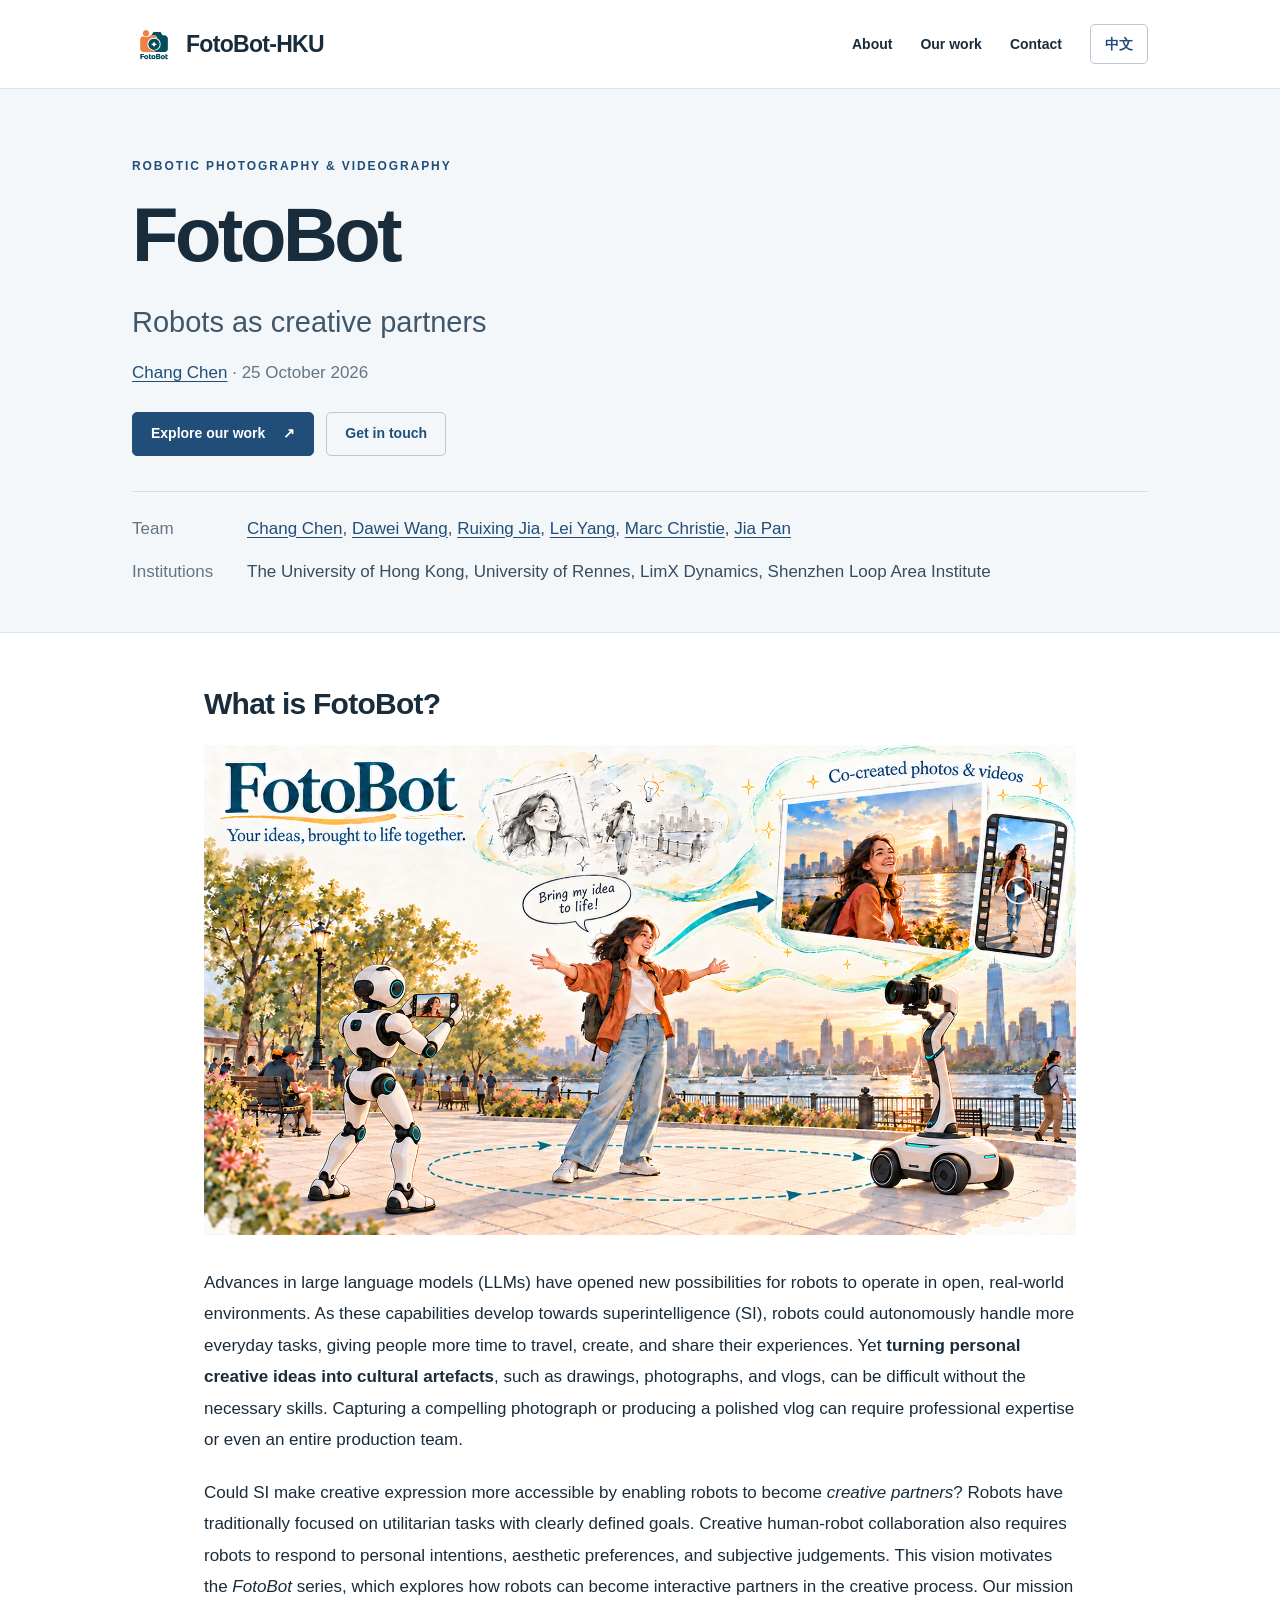
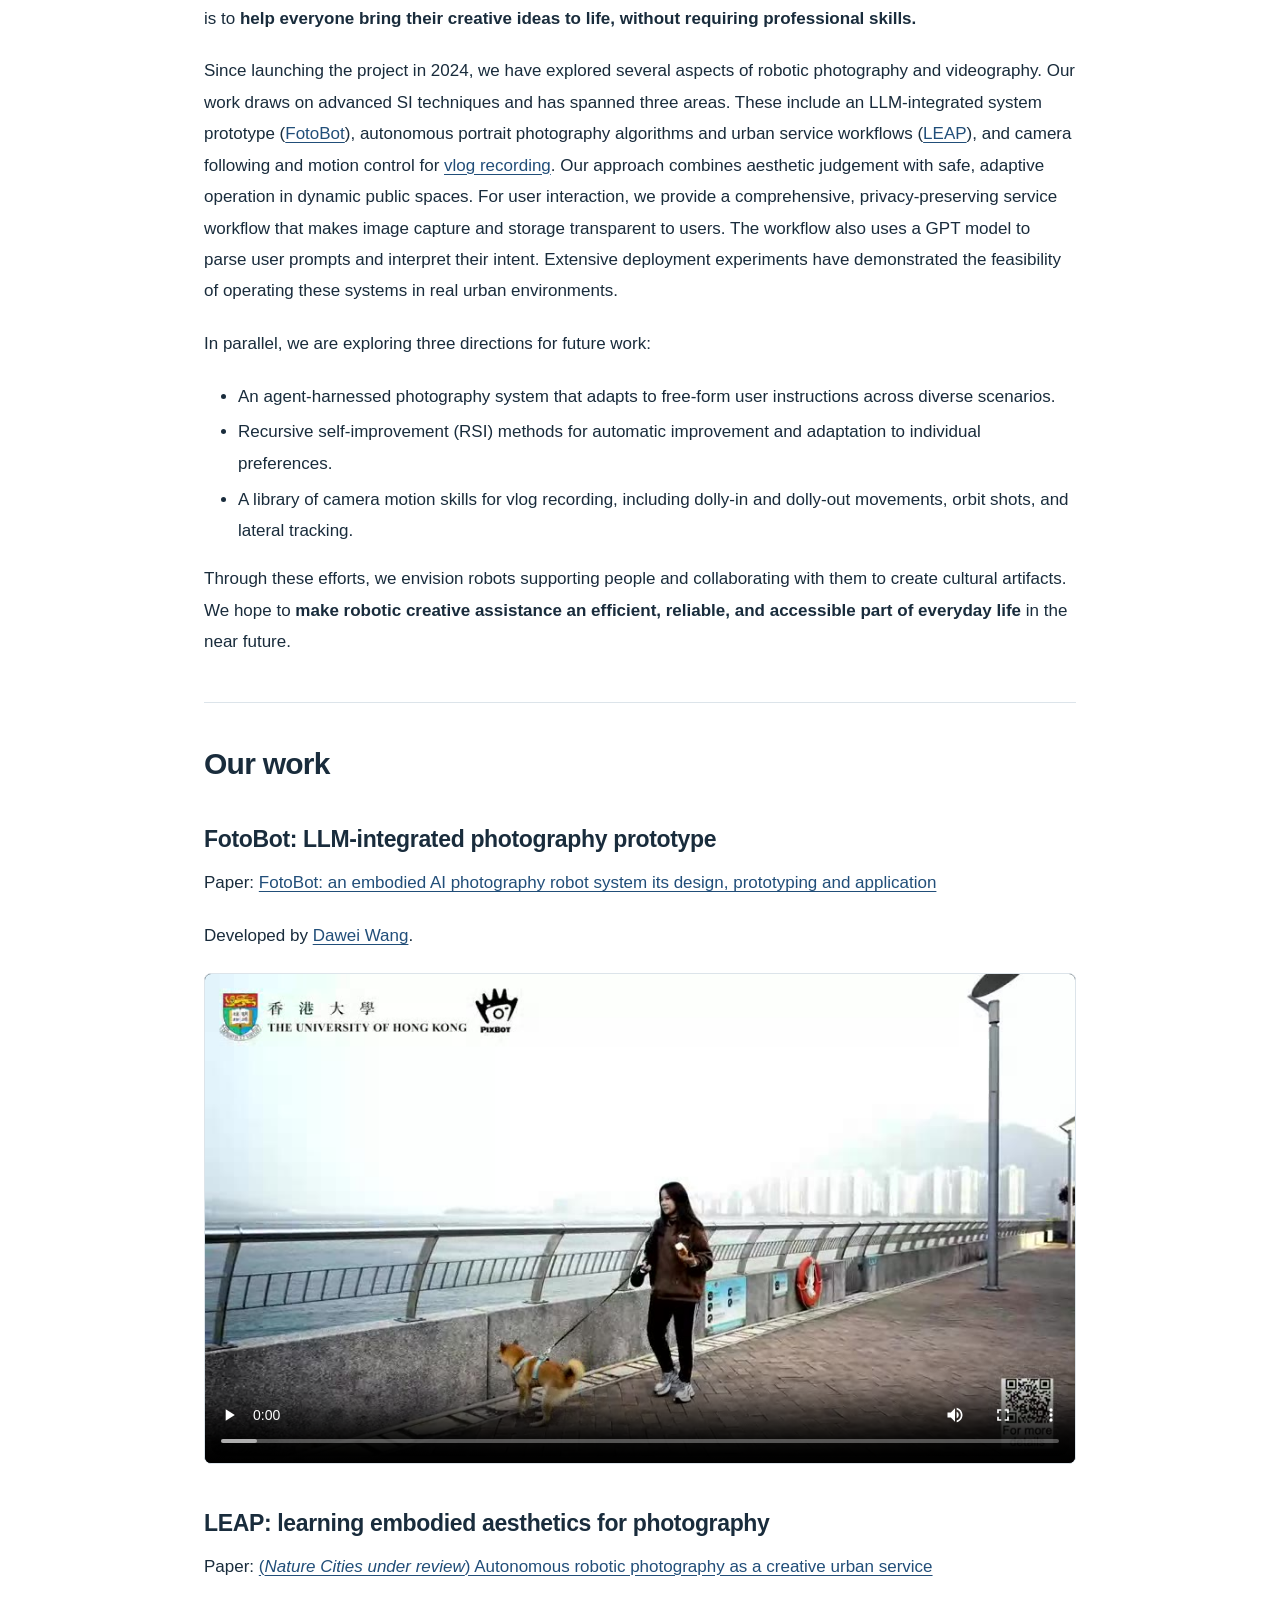
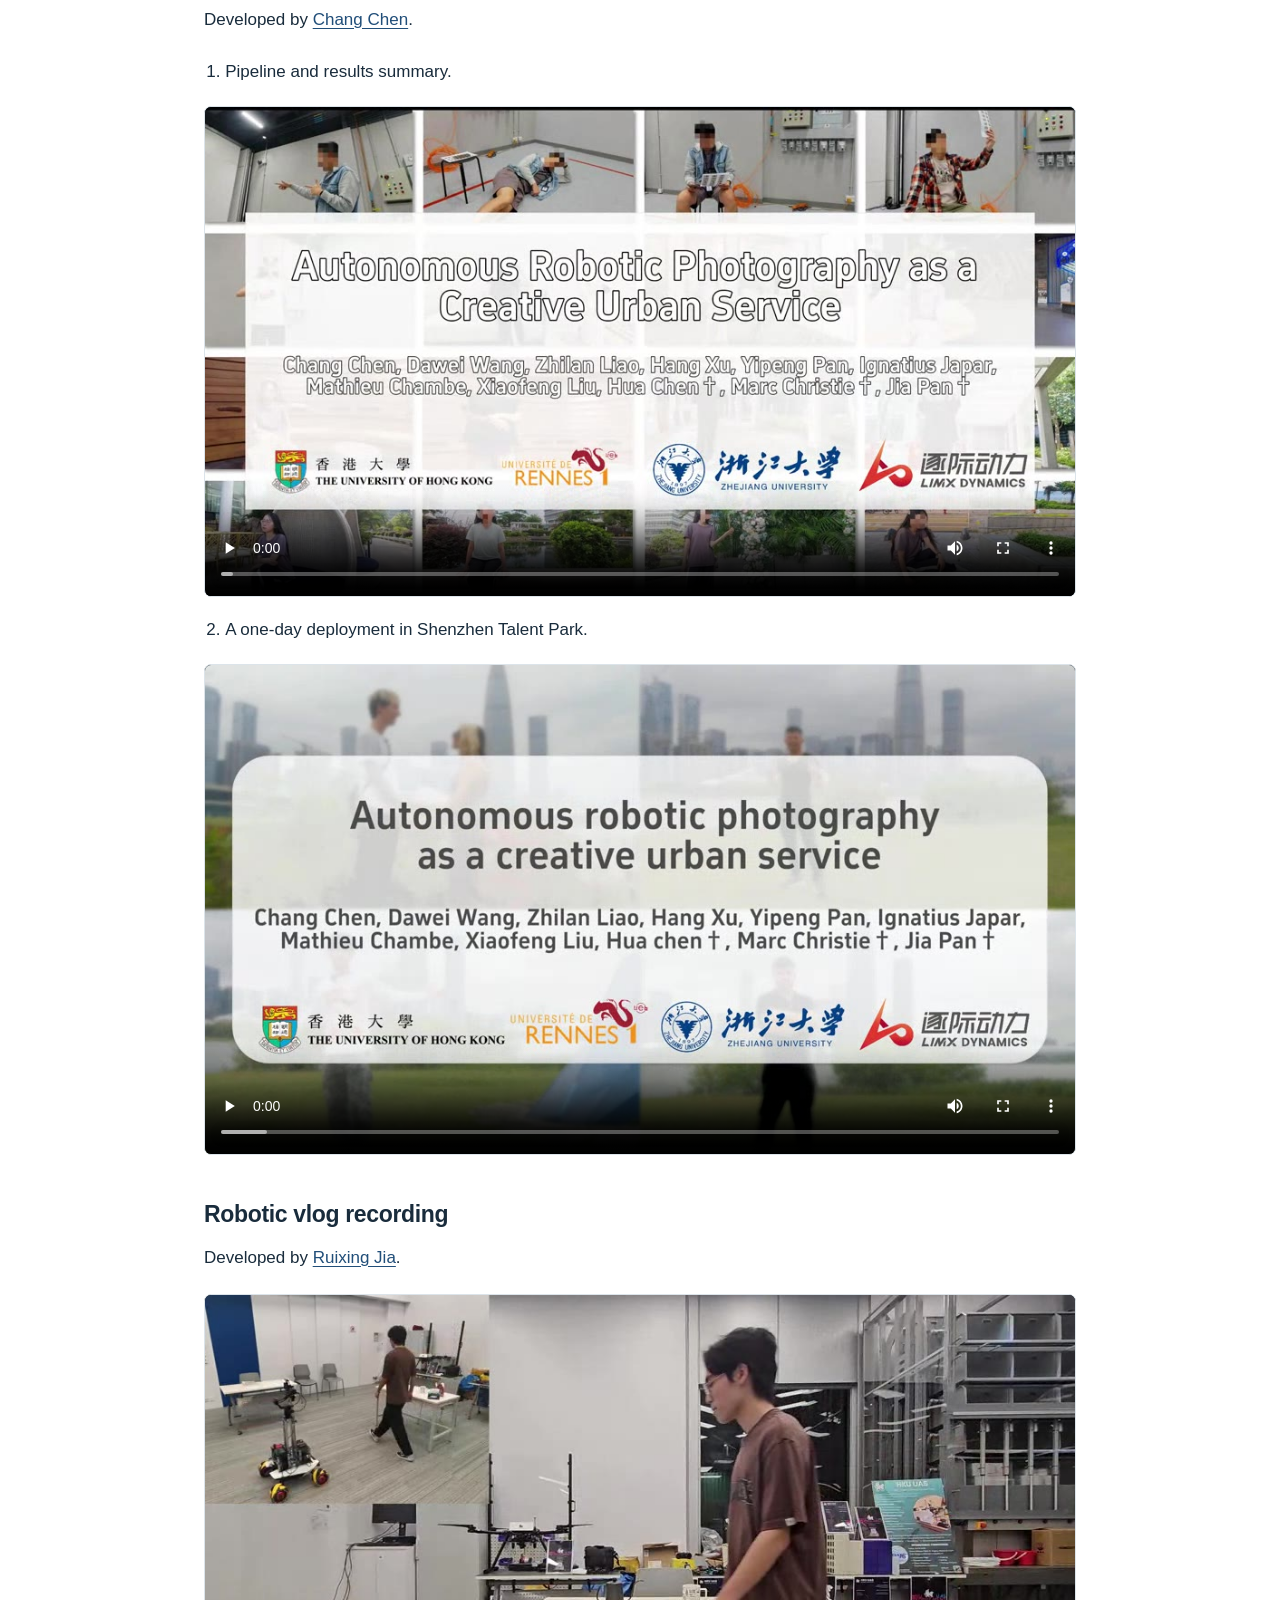
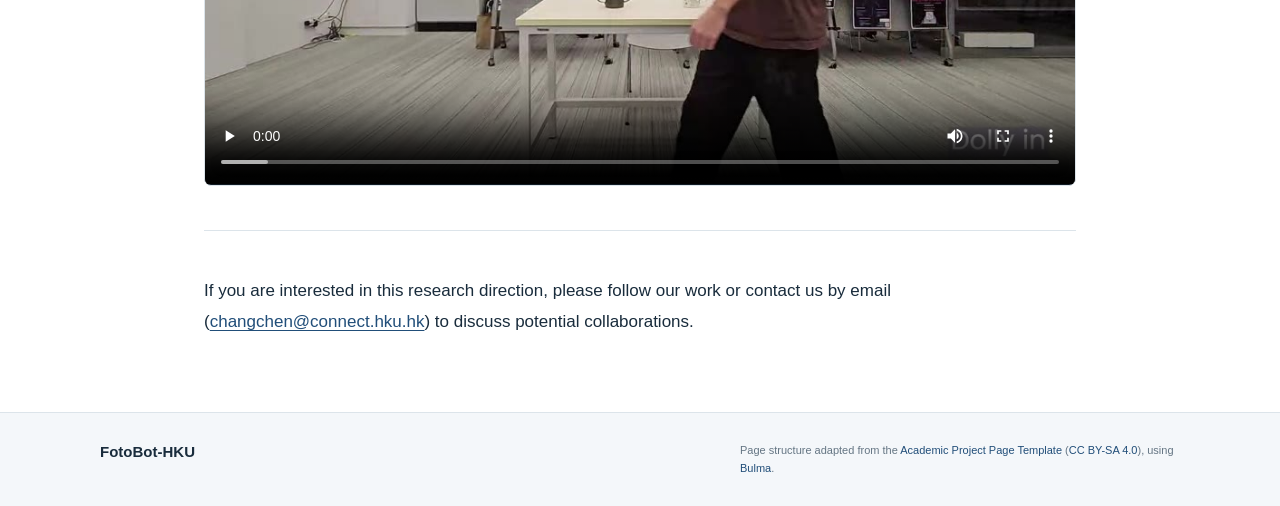
<file: index.html>
<!DOCTYPE html>
<html lang="en">
<head>
  <meta charset="utf-8">
  <meta name="viewport" content="width=device-width, initial-scale=1">
  <meta name="theme-color" content="#214e79">
  <meta name="description" content="The FotoBot series explores robots as creative partners through autonomous photography, videography, and personalised creative assistance.">
  <meta property="og:type" content="website">
  <meta property="og:title" content="FotoBot-HKU | Robots as creative partners">
  <meta property="og:description" content="Robotic photography and videography guided by personal intentions and aesthetic preferences.">
  <meta property="og:url" content="https://fotobot-hku.github.io/">
  <meta property="og:locale" content="en_US">
  <meta property="og:image" content="https://fotobot-hku.github.io/static/images/fotobot.jpg">
  <meta name="twitter:card" content="summary_large_image">
  <link rel="canonical" href="https://fotobot-hku.github.io/">
  <link rel="alternate" hreflang="en" href="https://fotobot-hku.github.io/">
  <link rel="alternate" hreflang="zh-CN" href="https://fotobot-hku.github.io/zh.html">
  <link rel="icon" href="fotobot_logo.png" type="image/png">
  <link rel="stylesheet" href="static/css/bulma.min.css">
  <link rel="stylesheet" href="static/css/site.css">
  <title>FotoBot-HKU | Robots as creative partners</title>
</head>
<body>
  <a class="skip-link" href="#main-content">Skip to content</a>
  <header class="site-header">
    <nav class="site-nav container" aria-label="Main navigation">
      <a class="brand" href="#top"><img class="brand-logo" src="fotobot_logo.png" alt="" width="44" height="44">FotoBot-HKU</a>
      <div class="nav-links">
        <a href="#what-is-fotobot">About</a>
        <a href="#our-work">Our work</a>
        <a href="mailto:changchen@connect.hku.hk">Contact</a>
        <a class="language-toggle" href="zh.html" lang="zh-CN" hreflang="zh-CN" aria-label="Switch to Chinese / 切换到中文">中文</a>
      </div>
    </nav>
  </header>
  <section class="hero project-hero" id="top" aria-labelledby="page-title">
    <div class="hero-body container">
      <p class="eyebrow">Robotic photography &amp; videography</p>
      <h1 class="title" id="page-title">FotoBot</h1>
      <p class="subtitle">Robots as creative partners</p>
      <p class="byline"><a href="https://scholar.google.com/citations?user=1jx4TqkAAAAJ&amp;hl=en">Chang Chen</a> · 25 October 2026</p>
      <div class="hero-actions">
        <a class="button work-button" href="#our-work">Explore our work <span aria-hidden="true">↗</span></a>
        <a class="button contact-button" href="mailto:changchen@connect.hku.hk">Get in touch</a>
      </div>
      <dl class="project-details"><div><dt>Team</dt><dd><a href="https://scholar.google.com/citations?user=1jx4TqkAAAAJ&amp;hl=en">Chang Chen</a>, <a href="">Dawei Wang</a>, <a href="">Ruixing Jia</a>, <a href="">Lei Yang</a>, <a href="">Marc Christie</a>, <a href="">Jia Pan</a></dd></div><div><dt>Institutions</dt><dd>The University of Hong Kong, University of Rennes, LimX Dynamics, Shenzhen Loop Area Institute</dd></div></dl>
    </div>
  </section>
  <main class="section article-section" id="main-content">
    <article class="container content article-body">
      <h2 id="what-is-fotobot">What is FotoBot?</h2>
<p><img src="concept_figure.png" alt="FotoBot concept: robots collaborating with people to bring creative ideas to life"></p>
<p>Advances in large language models (LLMs) have opened new possibilities for robots to operate in open, real-world environments. As these capabilities develop towards superintelligence (SI), robots could autonomously handle more everyday tasks, giving people more time to travel, create, and share their experiences. Yet <strong>turning personal creative ideas into cultural artefacts</strong>, such as drawings, photographs, and vlogs, can be difficult without the necessary skills. Capturing a compelling photograph or producing a polished vlog can require professional expertise or even an entire production team.</p>
<p>Could SI make creative expression more accessible by enabling robots to become <em>creative partners</em>? Robots have traditionally focused on utilitarian tasks with clearly defined goals. Creative human-robot collaboration also requires robots to respond to personal intentions, aesthetic preferences, and subjective judgements. This vision motivates the <em>FotoBot</em> series, which explores how robots can become interactive partners in the creative process. Our mission is to <strong>help everyone bring their creative ideas to life, without requiring professional skills.</strong></p>
<p>Since launching the project in 2024, we have explored several aspects of robotic photography and videography. Our work draws on advanced SI techniques and has spanned three areas. These include an LLM-integrated system prototype (<a href="#fotobot">FotoBot</a>), autonomous portrait photography algorithms and urban service workflows (<a href="#leap">LEAP</a>), and camera following and motion control for <a href="#vlog">vlog recording</a>. Our approach combines aesthetic judgement with safe, adaptive operation in dynamic public spaces. For user interaction, we provide a comprehensive, privacy-preserving service workflow that makes image capture and storage transparent to users. The workflow also uses a GPT model to parse user prompts and interpret their intent. Extensive deployment experiments have demonstrated the feasibility of operating these systems in real urban environments.</p>
<p>In parallel, we are exploring three directions for future work:</p>
<ul>
<li>An agent-harnessed photography system that adapts to free-form user instructions across diverse scenarios.</li>
<li>Recursive self-improvement (RSI) methods for automatic improvement and adaptation to individual preferences.</li>
<li>A library of camera motion skills for vlog recording, including dolly-in and dolly-out movements, orbit shots, and lateral tracking.</li>
</ul>
<p>Through these efforts, we envision robots supporting people and collaborating with them to create cultural artifacts. We hope to <strong>make robotic creative assistance an efficient, reliable, and accessible part of everyday life</strong> in the near future.</p>
<hr>
<h2 id="our-work">Our work</h2>
<h3 id="fotobot-llm-integrated-photography-prototype">FotoBot: LLM-integrated photography prototype <a id="fotobot"></a></h3>
<p>Paper: <a href="https://www.elspub.com/doi/10.55092/rl20260019">FotoBot: an embodied AI photography robot system its design, prototyping and application</a></p>
<p>Developed by <a href="">Dawei Wang</a>.</p>
<video src="demos/preview/%E5%A4%A7%E7%BB%B4%E7%89%88demo.webm" controls preload="metadata" playsinline poster="static/images/fotobot.jpg" aria-label="FotoBot photography prototype">
  <a href="demos/preview/%E5%A4%A7%E7%BB%B4%E7%89%88demo.webm">FotoBot: LLM-integrated photography prototype</a>
</video>
<h3 id="leap-learning-embodied-aesthetics-for-photography">LEAP: learning embodied aesthetics for photography <a id="leap"></a></h3>
<p>Paper: <a href="https://www.researchsquare.com/article/rs-11118236/v1">(<em>Nature Cities under review</em>) Autonomous robotic photography as a creative urban service</a></p>
<p>Developed by <a href="https://scholar.google.com/citations?user=1jx4TqkAAAAJ&amp;hl=en">Chang Chen</a>.</p>
<ol>
<li>Pipeline and results summary.</li>
</ol>
<video src="demos/preview/LEAP%20nature_cities_final.webm" controls preload="metadata" playsinline poster="static/images/leap.jpg" aria-label="LEAP pipeline and results">
  <a href="demos/preview/LEAP%20nature_cities_final.webm">LEAP-1</a>
</video>
<ol start="2">
<li>A one-day deployment in Shenzhen Talent Park.</li>
</ol>
<video src="demos/preview/5_one_day_deployment.webm" controls preload="metadata" playsinline poster="static/images/deployment.jpg" aria-label="One day deployment">
  <a href="demos/preview/5_one_day_deployment.webm">LEAP-2</a>
</video>
<h3 id="robotic-vlog-recording">Robotic vlog recording <a id="vlog"></a></h3>
<p>Developed by <a href="">Ruixing Jia</a>.</p>
<video src="demos/preview/pixbot-demo-tech--ruixing.webm" controls preload="metadata" playsinline poster="static/images/vlog.jpg" aria-label="Robotic vlog recording">
  <a href="demos/preview/pixbot-demo-tech--ruixing.webm">Robotic vlog recording</a>
</video>
<hr>
<p>If you are interested in this research direction, please follow our work or contact us by email (<a href="mailto:changchen@connect.hku.hk">changchen@connect.hku.hk</a>) to discuss potential collaborations.</p>

    </article>
  </main>
  <footer class="site-footer">
    <div class="container footer-inner">
      <a class="footer-brand" href="#top">FotoBot-HKU</a>
      <p>Page structure adapted from the <a href="https://github.com/eliahuhorwitz/Academic-project-page-template">Academic Project Page Template</a> (<a href="https://creativecommons.org/licenses/by-sa/4.0/">CC BY-SA 4.0</a>), using <a href="https://bulma.io/">Bulma</a>.</p>
    </div>
  </footer>
</body>
</html>
</file>
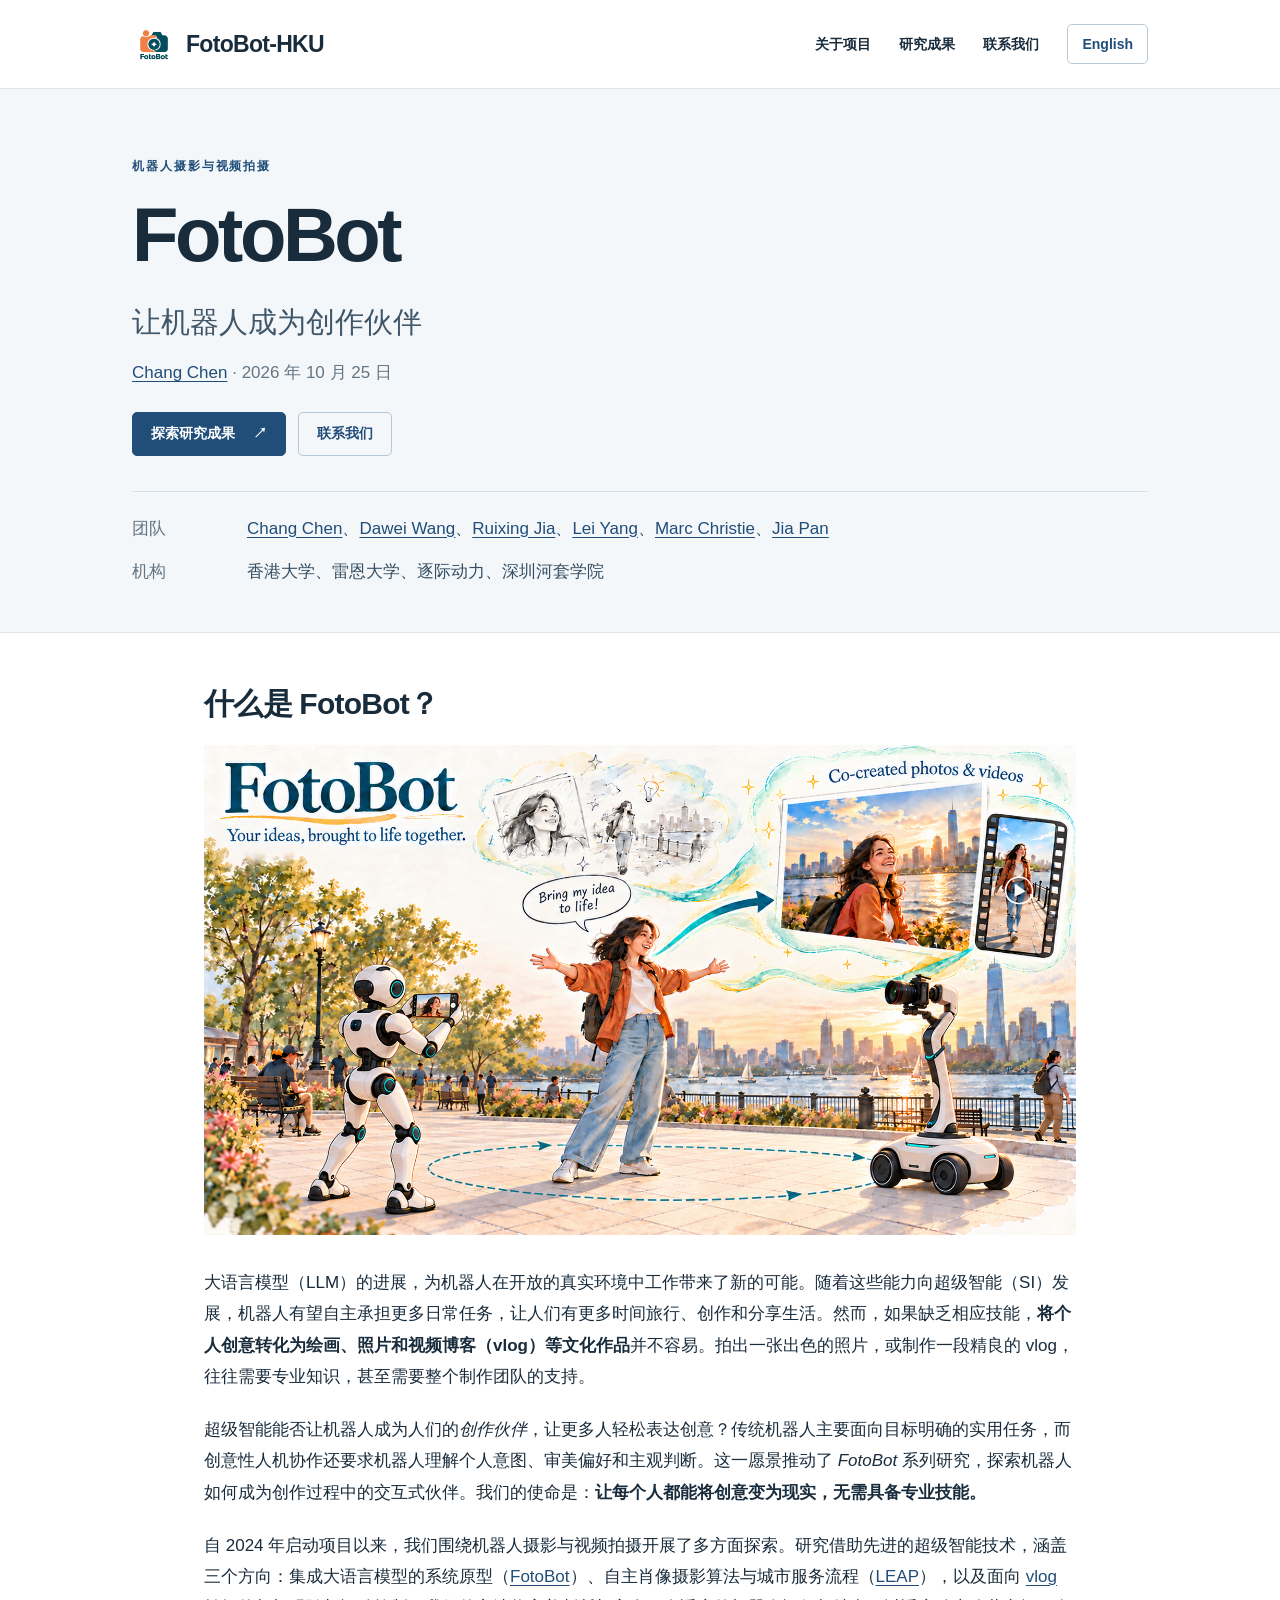
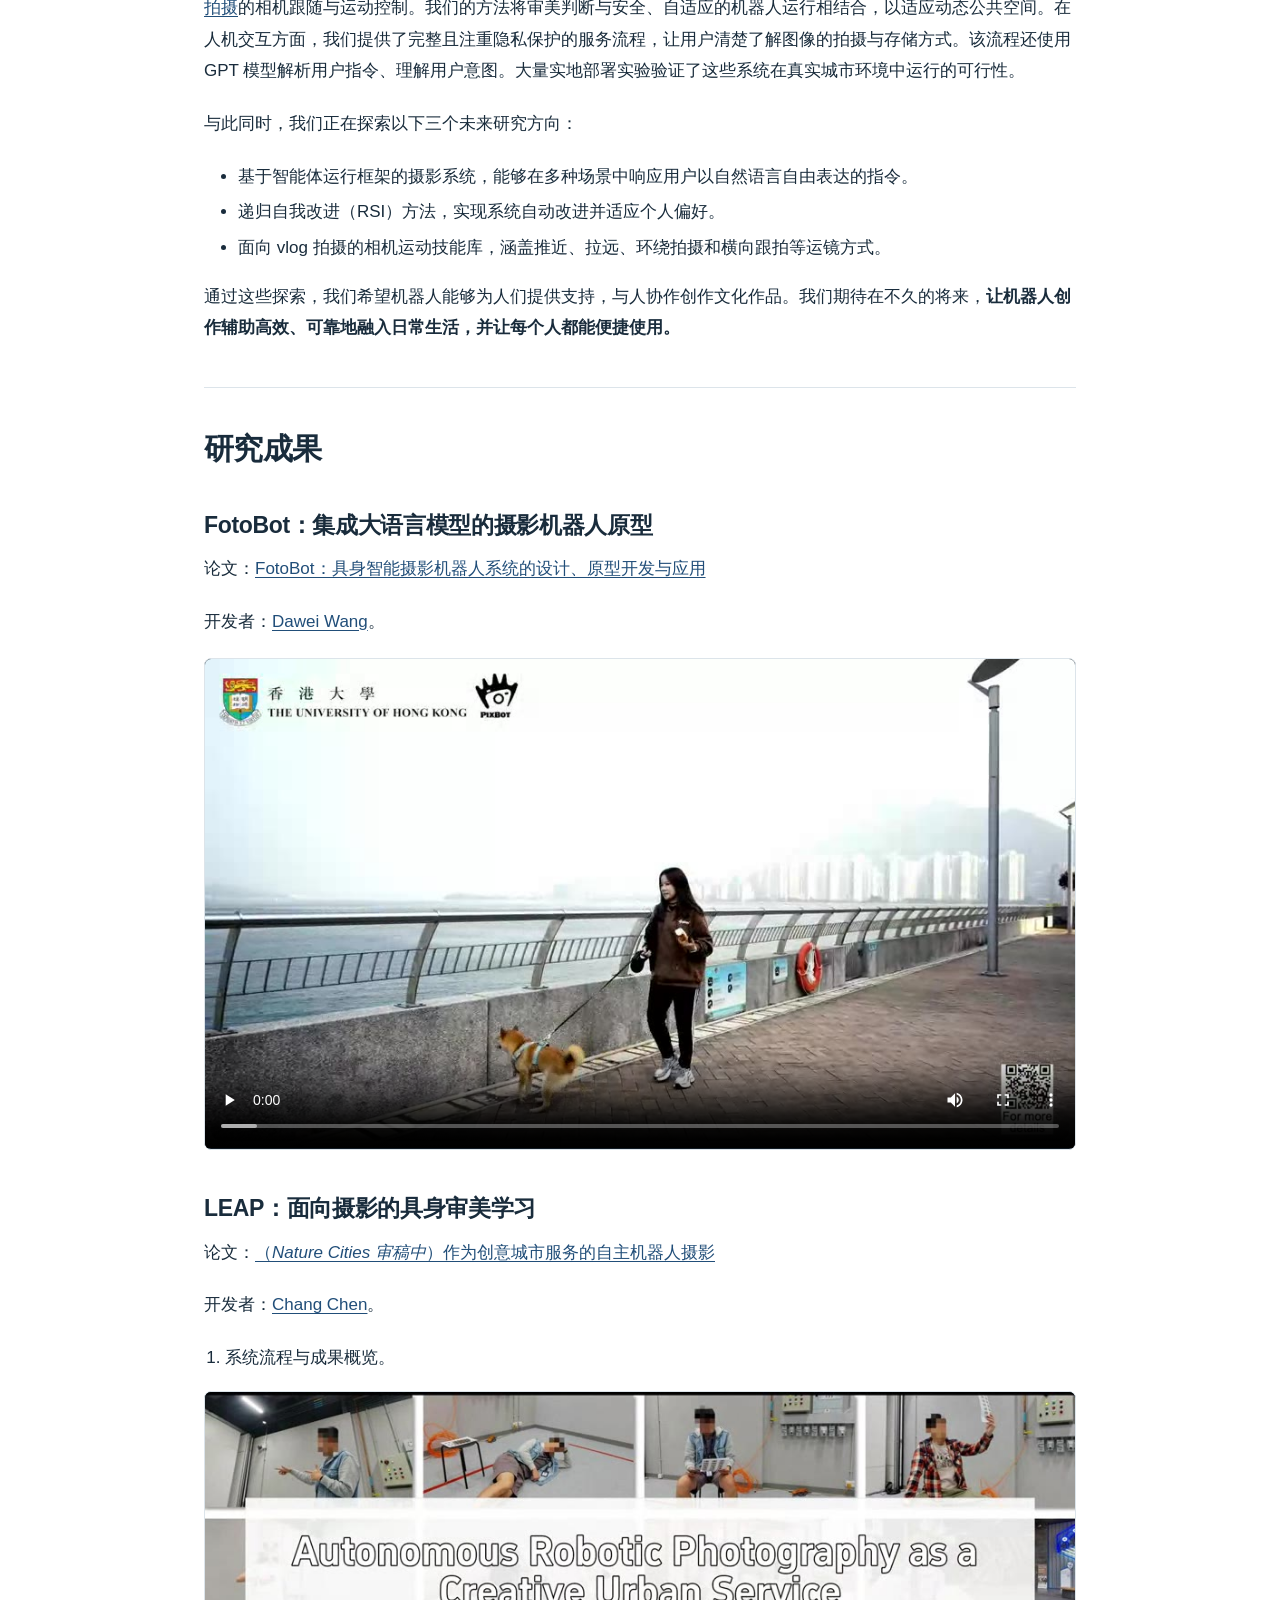
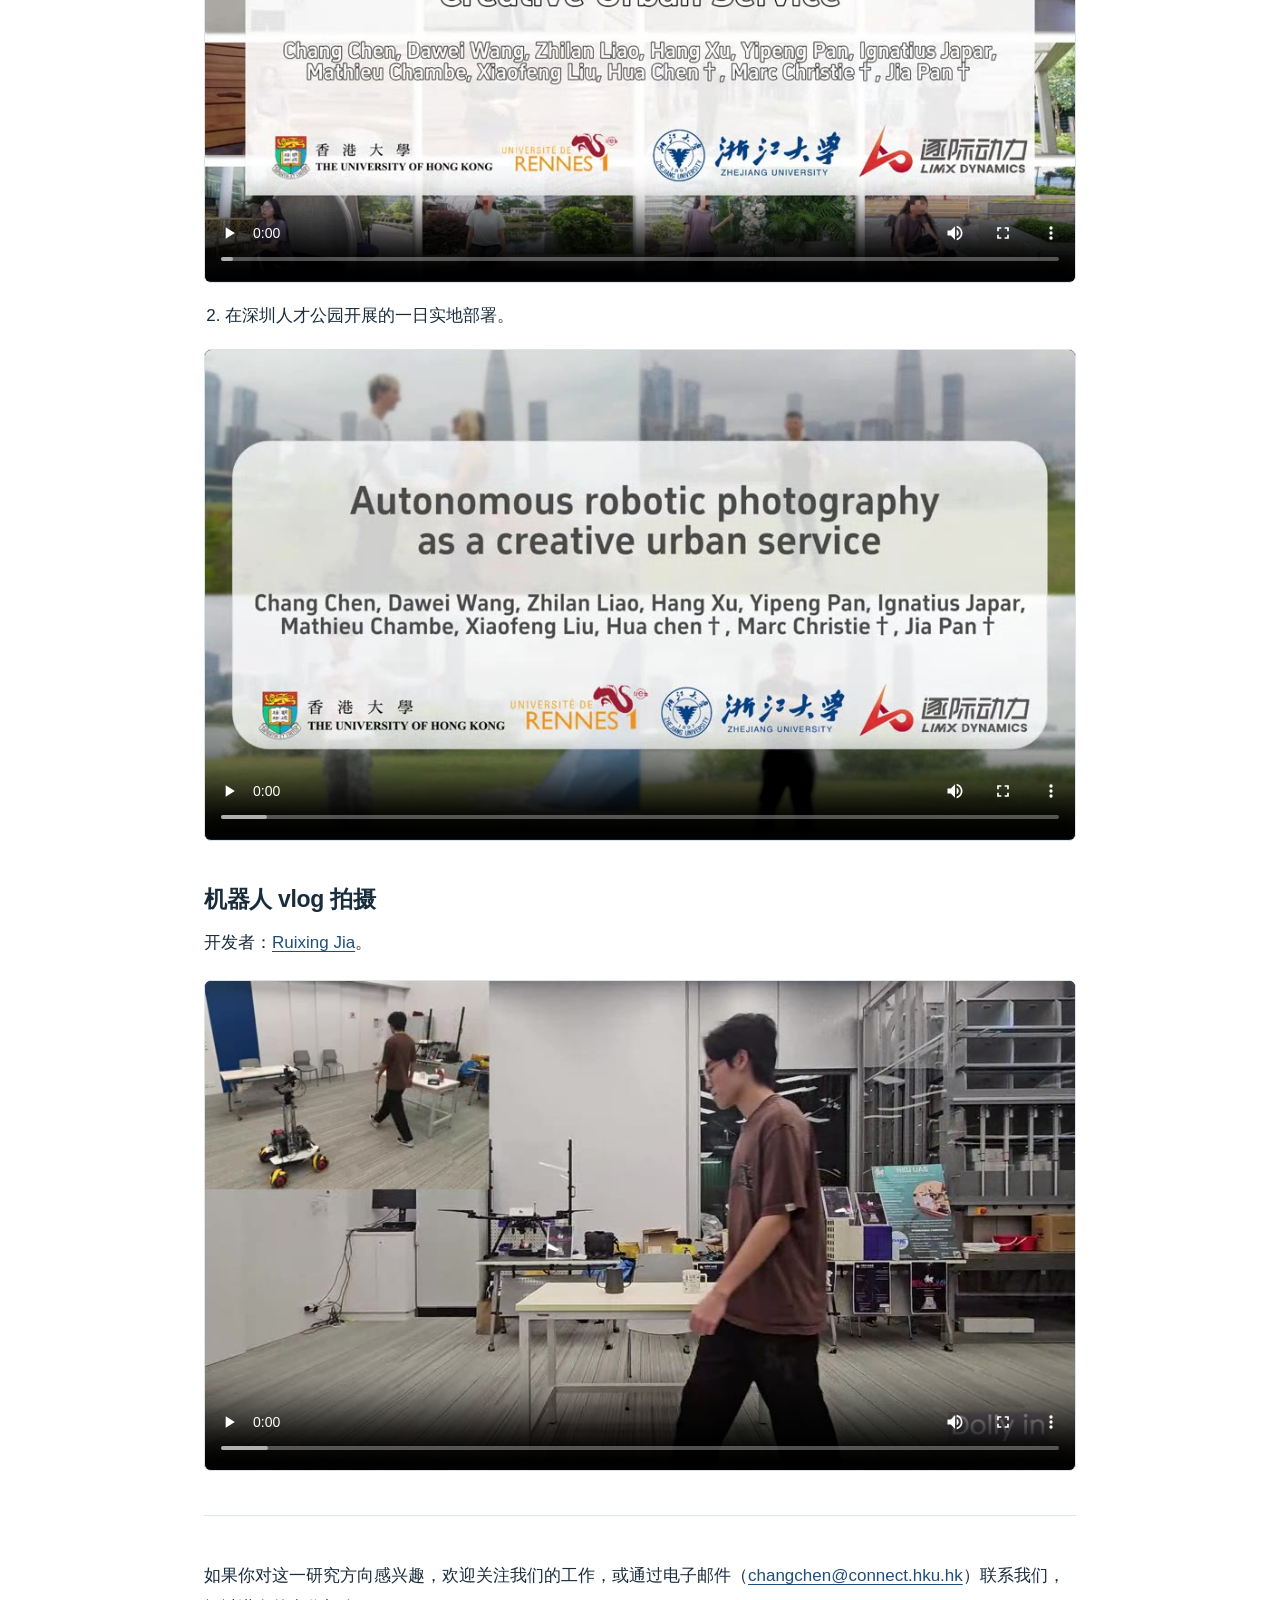
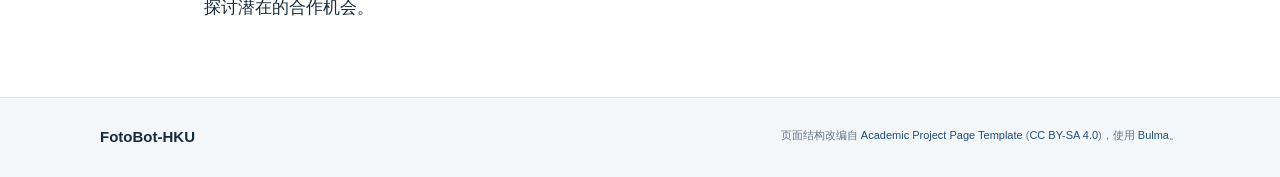
<file: zh.html>
<!DOCTYPE html>
<html lang="zh-CN">
<head>
  <meta charset="utf-8">
  <meta name="viewport" content="width=device-width, initial-scale=1">
  <meta name="theme-color" content="#214e79">
  <meta name="description" content="FotoBot 系列探索通过自主摄影、视频拍摄和个性化创作辅助，让机器人成为人们的创作伙伴。">
  <meta property="og:type" content="website">
  <meta property="og:title" content="FotoBot-HKU | 让机器人成为创作伙伴">
  <meta property="og:description" content="理解个人意图与审美偏好的机器人摄影及视频拍摄。">
  <meta property="og:url" content="https://fotobot-hku.github.io/zh.html">
  <meta property="og:locale" content="zh_CN">
  <meta property="og:image" content="https://fotobot-hku.github.io/static/images/fotobot.jpg">
  <meta name="twitter:card" content="summary_large_image">
  <link rel="canonical" href="https://fotobot-hku.github.io/zh.html">
  <link rel="alternate" hreflang="en" href="https://fotobot-hku.github.io/">
  <link rel="alternate" hreflang="zh-CN" href="https://fotobot-hku.github.io/zh.html">
  <link rel="icon" href="fotobot_logo.png" type="image/png">
  <link rel="stylesheet" href="static/css/bulma.min.css">
  <link rel="stylesheet" href="static/css/site.css">
  <title>FotoBot-HKU | 让机器人成为创作伙伴</title>
</head>
<body>
  <a class="skip-link" href="#main-content">跳转到正文</a>
  <header class="site-header">
    <nav class="site-nav container" aria-label="主导航">
      <a class="brand" href="#top"><img class="brand-logo" src="fotobot_logo.png" alt="" width="44" height="44">FotoBot-HKU</a>
      <div class="nav-links">
        <a href="#what-is-fotobot">关于项目</a>
        <a href="#our-work">研究成果</a>
        <a href="mailto:changchen@connect.hku.hk">联系我们</a>
        <a class="language-toggle" href="index.html" lang="en" hreflang="en" aria-label="切换到英文 / Switch to English">English</a>
      </div>
    </nav>
  </header>
  <section class="hero project-hero" id="top" aria-labelledby="page-title">
    <div class="hero-body container">
      <p class="eyebrow">机器人摄影与视频拍摄</p>
      <h1 class="title" id="page-title">FotoBot</h1>
      <p class="subtitle">让机器人成为创作伙伴</p>
      <p class="byline"><a href="https://scholar.google.com/citations?user=1jx4TqkAAAAJ&amp;hl=en">Chang Chen</a> · 2026 年 10 月 25 日</p>
      <div class="hero-actions">
        <a class="button work-button" href="#our-work">探索研究成果 <span aria-hidden="true">↗</span></a>
        <a class="button contact-button" href="mailto:changchen@connect.hku.hk">联系我们</a>
      </div>
      <dl class="project-details"><div><dt>团队</dt><dd><a href="https://scholar.google.com/citations?user=1jx4TqkAAAAJ&amp;hl=en">Chang Chen</a>、<a href="">Dawei Wang</a>、<a href="">Ruixing Jia</a>、<a href="">Lei Yang</a>、<a href="">Marc Christie</a>、<a href="">Jia Pan</a></dd></div><div><dt>机构</dt><dd>香港大学、雷恩大学、逐际动力、深圳河套学院</dd></div></dl>
    </div>
  </section>
  <main class="section article-section" id="main-content">
    <article class="container content article-body">
      <h2>什么是 FotoBot？ <a id="what-is-fotobot"></a></h2>
<p><img src="concept_figure.png" alt="FotoBot 概念图：机器人与人协作，将创意变为现实"></p>
<p>大语言模型（LLM）的进展，为机器人在开放的真实环境中工作带来了新的可能。随着这些能力向超级智能（SI）发展，机器人有望自主承担更多日常任务，让人们有更多时间旅行、创作和分享生活。然而，如果缺乏相应技能，<strong>将个人创意转化为绘画、照片和视频博客（vlog）等文化作品</strong>并不容易。拍出一张出色的照片，或制作一段精良的 vlog，往往需要专业知识，甚至需要整个制作团队的支持。</p>
<p>超级智能能否让机器人成为人们的<em>创作伙伴</em>，让更多人轻松表达创意？传统机器人主要面向目标明确的实用任务，而创意性人机协作还要求机器人理解个人意图、审美偏好和主观判断。这一愿景推动了 <em>FotoBot</em> 系列研究，探索机器人如何成为创作过程中的交互式伙伴。我们的使命是：<strong>让每个人都能将创意变为现实，无需具备专业技能。</strong></p>
<p>自 2024 年启动项目以来，我们围绕机器人摄影与视频拍摄开展了多方面探索。研究借助先进的超级智能技术，涵盖三个方向：集成大语言模型的系统原型（<a href="#fotobot">FotoBot</a>）、自主肖像摄影算法与城市服务流程（<a href="#leap">LEAP</a>），以及面向 <a href="#vlog">vlog 拍摄</a>的相机跟随与运动控制。我们的方法将审美判断与安全、自适应的机器人运行相结合，以适应动态公共空间。在人机交互方面，我们提供了完整且注重隐私保护的服务流程，让用户清楚了解图像的拍摄与存储方式。该流程还使用 GPT 模型解析用户指令、理解用户意图。大量实地部署实验验证了这些系统在真实城市环境中运行的可行性。</p>
<p>与此同时，我们正在探索以下三个未来研究方向：</p>
<ul>
<li>基于智能体运行框架的摄影系统，能够在多种场景中响应用户以自然语言自由表达的指令。</li>
<li>递归自我改进（RSI）方法，实现系统自动改进并适应个人偏好。</li>
<li>面向 vlog 拍摄的相机运动技能库，涵盖推近、拉远、环绕拍摄和横向跟拍等运镜方式。</li>
</ul>
<p>通过这些探索，我们希望机器人能够为人们提供支持，与人协作创作文化作品。我们期待在不久的将来，<strong>让机器人创作辅助高效、可靠地融入日常生活，并让每个人都能便捷使用。</strong></p>
<hr>
<h2>研究成果 <a id="our-work"></a></h2>
<h3>FotoBot：集成大语言模型的摄影机器人原型 <a id="fotobot"></a></h3>
<p>论文：<a href="https://www.elspub.com/doi/10.55092/rl20260019">FotoBot：具身智能摄影机器人系统的设计、原型开发与应用</a></p>
<p>开发者：<a href="">Dawei Wang</a>。</p>
<video src="demos/preview/%E5%A4%A7%E7%BB%B4%E7%89%88demo.webm" controls preload="metadata" playsinline poster="static/images/fotobot.jpg" aria-label="FotoBot 摄影机器人原型">
  <a href="demos/preview/%E5%A4%A7%E7%BB%B4%E7%89%88demo.webm">FotoBot：集成大语言模型的摄影机器人原型</a>
</video>
<h3>LEAP：面向摄影的具身审美学习 <a id="leap"></a></h3>
<p>论文：<a href="https://www.researchsquare.com/article/rs-11118236/v1">（<em>Nature Cities 审稿中</em>）作为创意城市服务的自主机器人摄影</a></p>
<p>开发者：<a href="https://scholar.google.com/citations?user=1jx4TqkAAAAJ&amp;hl=en">Chang Chen</a>。</p>
<ol>
<li>系统流程与成果概览。</li>
</ol>
<video src="demos/preview/LEAP%20nature_cities_final.webm" controls preload="metadata" playsinline poster="static/images/leap.jpg" aria-label="LEAP 系统流程与成果概览">
  <a href="demos/preview/LEAP%20nature_cities_final.webm">LEAP：系统流程与成果概览</a>
</video>
<ol start="2">
<li>在深圳人才公园开展的一日实地部署。</li>
</ol>
<video src="demos/preview/5_one_day_deployment.webm" controls preload="metadata" playsinline poster="static/images/deployment.jpg" aria-label="深圳人才公园一日实地部署">
  <a href="demos/preview/5_one_day_deployment.webm">LEAP：一日实地部署</a>
</video>
<h3>机器人 vlog 拍摄 <a id="vlog"></a></h3>
<p>开发者：<a href="">Ruixing Jia</a>。</p>
<video src="demos/preview/pixbot-demo-tech--ruixing.webm" controls preload="metadata" playsinline poster="static/images/vlog.jpg" aria-label="机器人 vlog 拍摄">
  <a href="demos/preview/pixbot-demo-tech--ruixing.webm">机器人 vlog 拍摄</a>
</video>
<hr>
<p>如果你对这一研究方向感兴趣，欢迎关注我们的工作，或通过电子邮件（<a href="mailto:changchen@connect.hku.hk">changchen@connect.hku.hk</a>）联系我们，探讨潜在的合作机会。</p>

    </article>
  </main>
  <footer class="site-footer">
    <div class="container footer-inner">
      <a class="footer-brand" href="#top">FotoBot-HKU</a>
      <p>页面结构改编自 <a href="https://github.com/eliahuhorwitz/Academic-project-page-template">Academic Project Page Template</a> (<a href="https://creativecommons.org/licenses/by-sa/4.0/">CC BY-SA 4.0</a>)，使用 <a href="https://bulma.io/">Bulma</a>。</p>
    </div>
  </footer>
</body>
</html>
</file>
<file: static/css/site.css>
/* Local styling for the FotoBot series academic project page. */
:root {
  --ink: #192c3c;
  --muted: #647583;
  --accent: #214e79;
  --line: #dce4ea;
  --paper: #f4f7fa;
}
html { scroll-behavior: smooth; }
body { color: var(--ink); background: #fff; }
a { color: var(--accent); }
a:hover { color: #15334f; text-decoration: underline; }
a:focus-visible { outline: 3px solid #80afd6; outline-offset: 5px; }
[id] { scroll-margin-top: 100px; }
.container { max-width: 1080px !important; }
.site-header { border-bottom: 1px solid var(--line); background: #fff; }
.site-nav { display: flex; flex-wrap: wrap; align-items: center; justify-content: space-between; gap: 24px; padding: 22px 32px; }
.brand { display: inline-flex; align-items: center; gap: 10px; font-size: 23px; font-weight: 750; letter-spacing: -.7px; color: var(--ink); white-space: nowrap; }
.brand-logo { display: block; width: 44px; height: 44px; flex-shrink: 0; object-fit: contain; }
.brand span { margin-left: 6px; font-size: 16px; font-weight: 400; color: var(--muted); letter-spacing: 0; }
.brand:hover, .footer-brand:hover { text-decoration: none; }
.nav-links { display: flex; align-items: center; flex-wrap: wrap; gap: 28px; font-size: 14px; font-weight: 600; }
.nav-links a { color: var(--ink); }
.nav-links .language-toggle { display: inline-flex; align-items: center; justify-content: center; min-height: 40px; padding: 6px 14px; border: 1px solid #b8c8d4; border-radius: 5px; color: var(--accent); white-space: nowrap; }
.nav-links .language-toggle:hover { background: var(--paper); border-color: var(--accent); text-decoration: none; }
.project-hero { background: var(--paper); border-bottom: 1px solid var(--line); }
.project-hero .hero-body { width: 100%; padding: 68px 32px 44px; }
.eyebrow { text-transform: uppercase; letter-spacing: .16em; color: var(--accent); font-size: 12px; font-weight: 700; margin-bottom: 20px; }
.project-hero .title { color: var(--ink); font-size: clamp(44px, 7vw, 76px); font-weight: 750; letter-spacing: -.045em; line-height: 1.06; margin-bottom: 26px; }
.project-hero .title span { color: var(--accent); font-weight: 400; }
.project-hero .subtitle { font-size: clamp(21px, 3vw, 29px); line-height: 1.4; margin: 0 0 18px !important; color: #40576a; }
.byline { font-size: 17px; color: var(--muted); }
.hero-actions { display: flex; flex-wrap: wrap; gap: 12px; margin: 26px 0 35px; }
.hero-actions .button { height: auto; min-height: 44px; padding: 10px 18px; border-radius: 5px; font-size: 14px; font-weight: 600; }
.work-button { background: var(--accent); border-color: var(--accent); color: #fff; }
.work-button:hover { color: #fff; background: #15334f; border-color: #15334f; text-decoration: none; }
.work-button span { margin-left: 18px; }
.contact-button { background: transparent; border-color: #b8c8d4; color: var(--accent); }
.contact-button:hover { text-decoration: none; }
.project-details { border-top: 1px solid #d5dfe7; padding-top: 22px; display: grid; gap: 13px; font-size: 17px; line-height: 1.8; }
.project-details > div { display: grid; grid-template-columns: 95px 1fr; gap: 20px; }
.project-details dt { color: var(--muted); }
.project-details dd { color: #354e62; }
.byline a, .project-details dd a { text-decoration: underline; text-underline-offset: 3px; }
.article-section { padding: 54px 32px 74px; }
.article-body { max-width: 872px !important; font-size: 17px; line-height: 1.85; overflow-wrap: anywhere; }
.article-body h2 { font-size: 30px; letter-spacing: -.025em; color: var(--ink); margin-bottom: 24px; }
.article-body h3 { font-size: 23px; letter-spacing: -.015em; line-height: 1.4; color: var(--ink); padding-top: 12px; margin-top: 40px; margin-bottom: 12px; }
.article-body h3 a[id] { scroll-margin-top: 24px; }
.article-body p:not(:last-child) { margin-bottom: 1.25em; }
.article-body strong { color: var(--ink); font-weight: 650; }
.article-body a:not([id]) { text-decoration: underline; text-underline-offset: 3px; }
.article-body hr { background: var(--line); height: 1px; margin: 44px 0; }
.article-body ol { margin-left: 1.25em; }
.article-body ol li p { margin-bottom: 0; }
.article-body video { display: block; width: 100%; height: auto; background: #101a23; border: 1px solid var(--line); border-radius: 7px; margin-top: 18px; }
.site-footer { background: var(--paper); border-top: 1px solid var(--line); padding: 28px 32px; }
.footer-inner { display: flex; justify-content: space-between; gap: 28px; align-items: flex-start; }
.footer-brand { font-size: 15px; font-weight: 650; white-space: nowrap; color: var(--ink); }
.site-footer p { font-size: 11px; color: var(--muted); max-width: 440px; line-height: 1.7; }
.skip-link { position: absolute; top: -80px; left: 20px; padding: 12px 18px; background: #fff; z-index: 10; }
.skip-link:focus { top: 10px; }
@media (max-width: 600px) {
  .site-nav { padding: 18px 20px; gap: 16px; flex-wrap: wrap; }
  .brand { font-size: 21px; gap: 8px; }
  .brand-logo { width: 36px; height: 36px; }
  .brand span { font-size: 13px; }
  .nav-links { gap: 14px; font-size: 12px; }
  .project-hero .hero-body { padding: 45px 20px 30px; }
  .eyebrow { font-size: 10px; letter-spacing: .12em; }
  .byline, .project-details { font-size: 16px; }
  .project-details > div { grid-template-columns: 1fr; gap: 1px; }
  .project-details dt { font-weight: 600; }
  .article-section { padding: 36px 20px 50px; }
  .article-body { font-size: 16px; line-height: 1.8; }
  .article-body h2 { font-size: 26px; }
  .article-body h3 { font-size: 21px; }
  .site-footer { padding: 24px 20px; }
  .footer-inner { flex-direction: column; gap: 12px; }
}
@media (prefers-reduced-motion: reduce) { html { scroll-behavior: auto; } }
</file>
